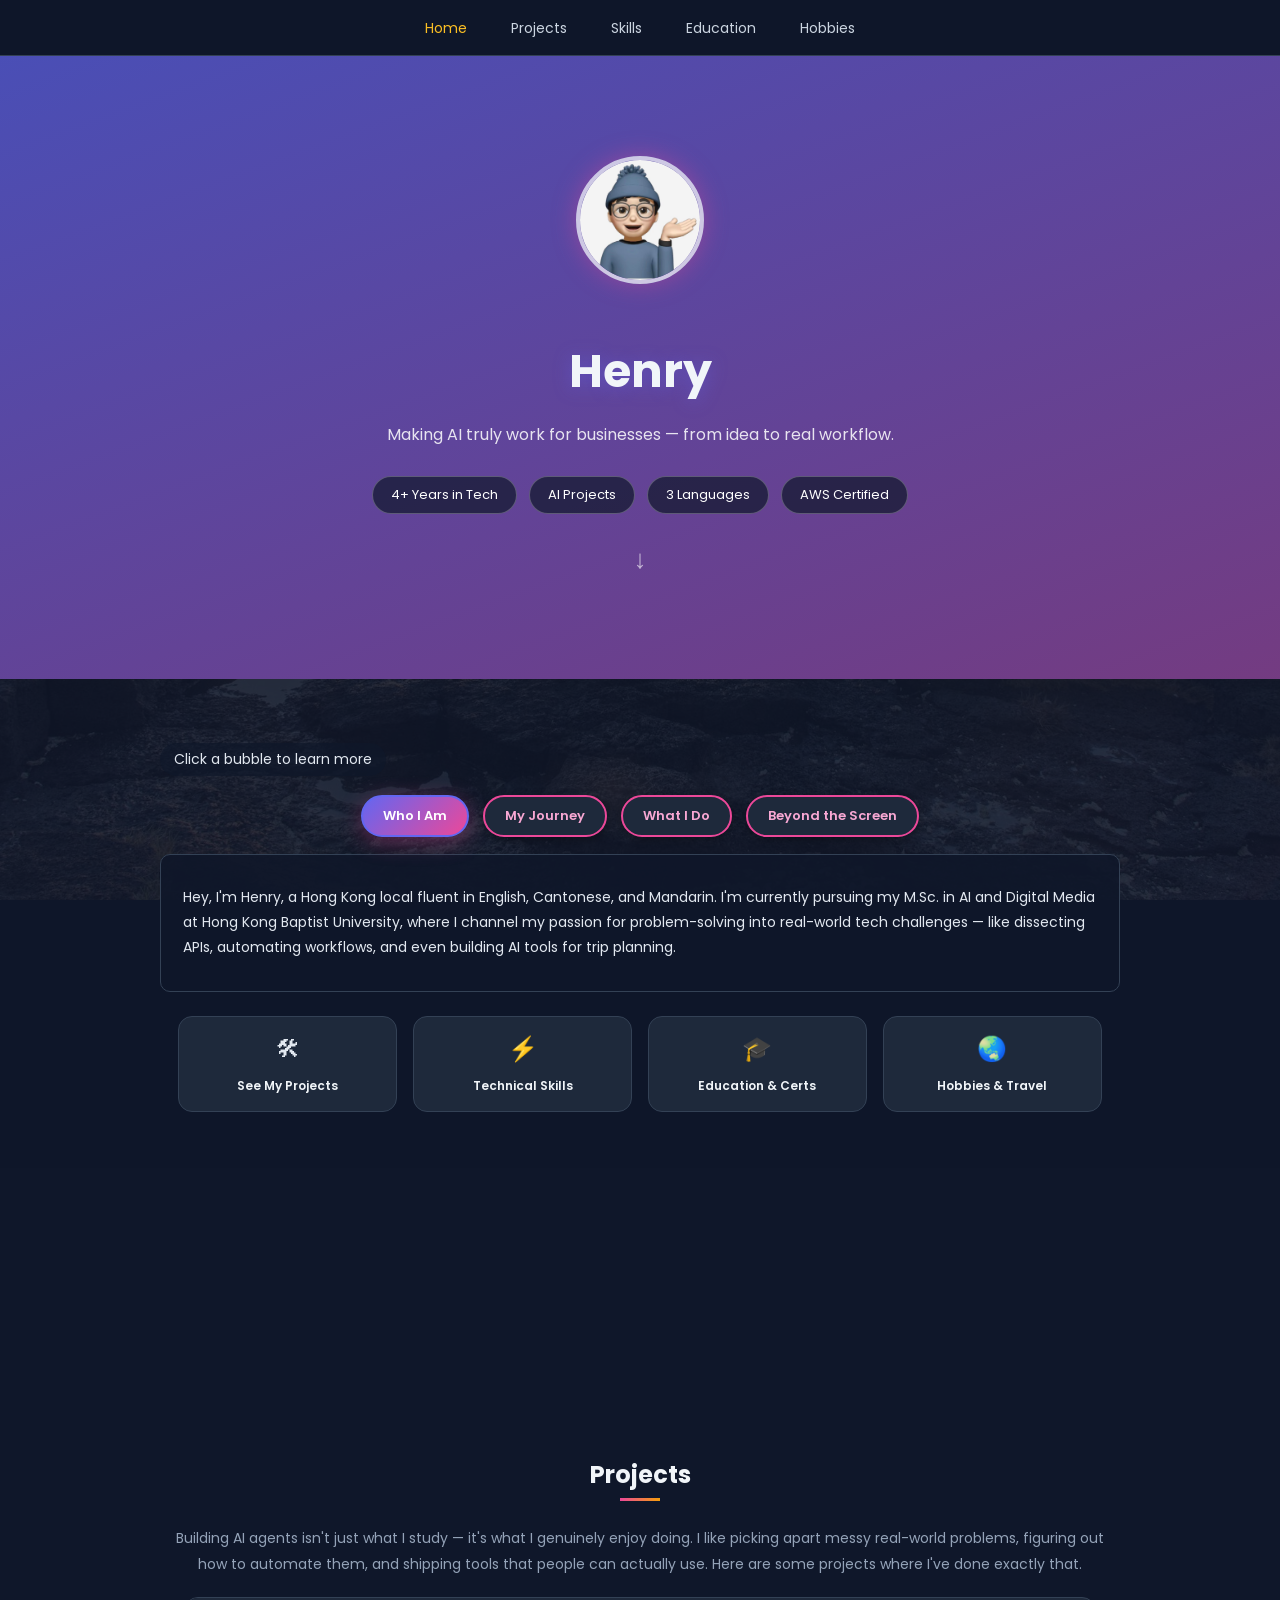
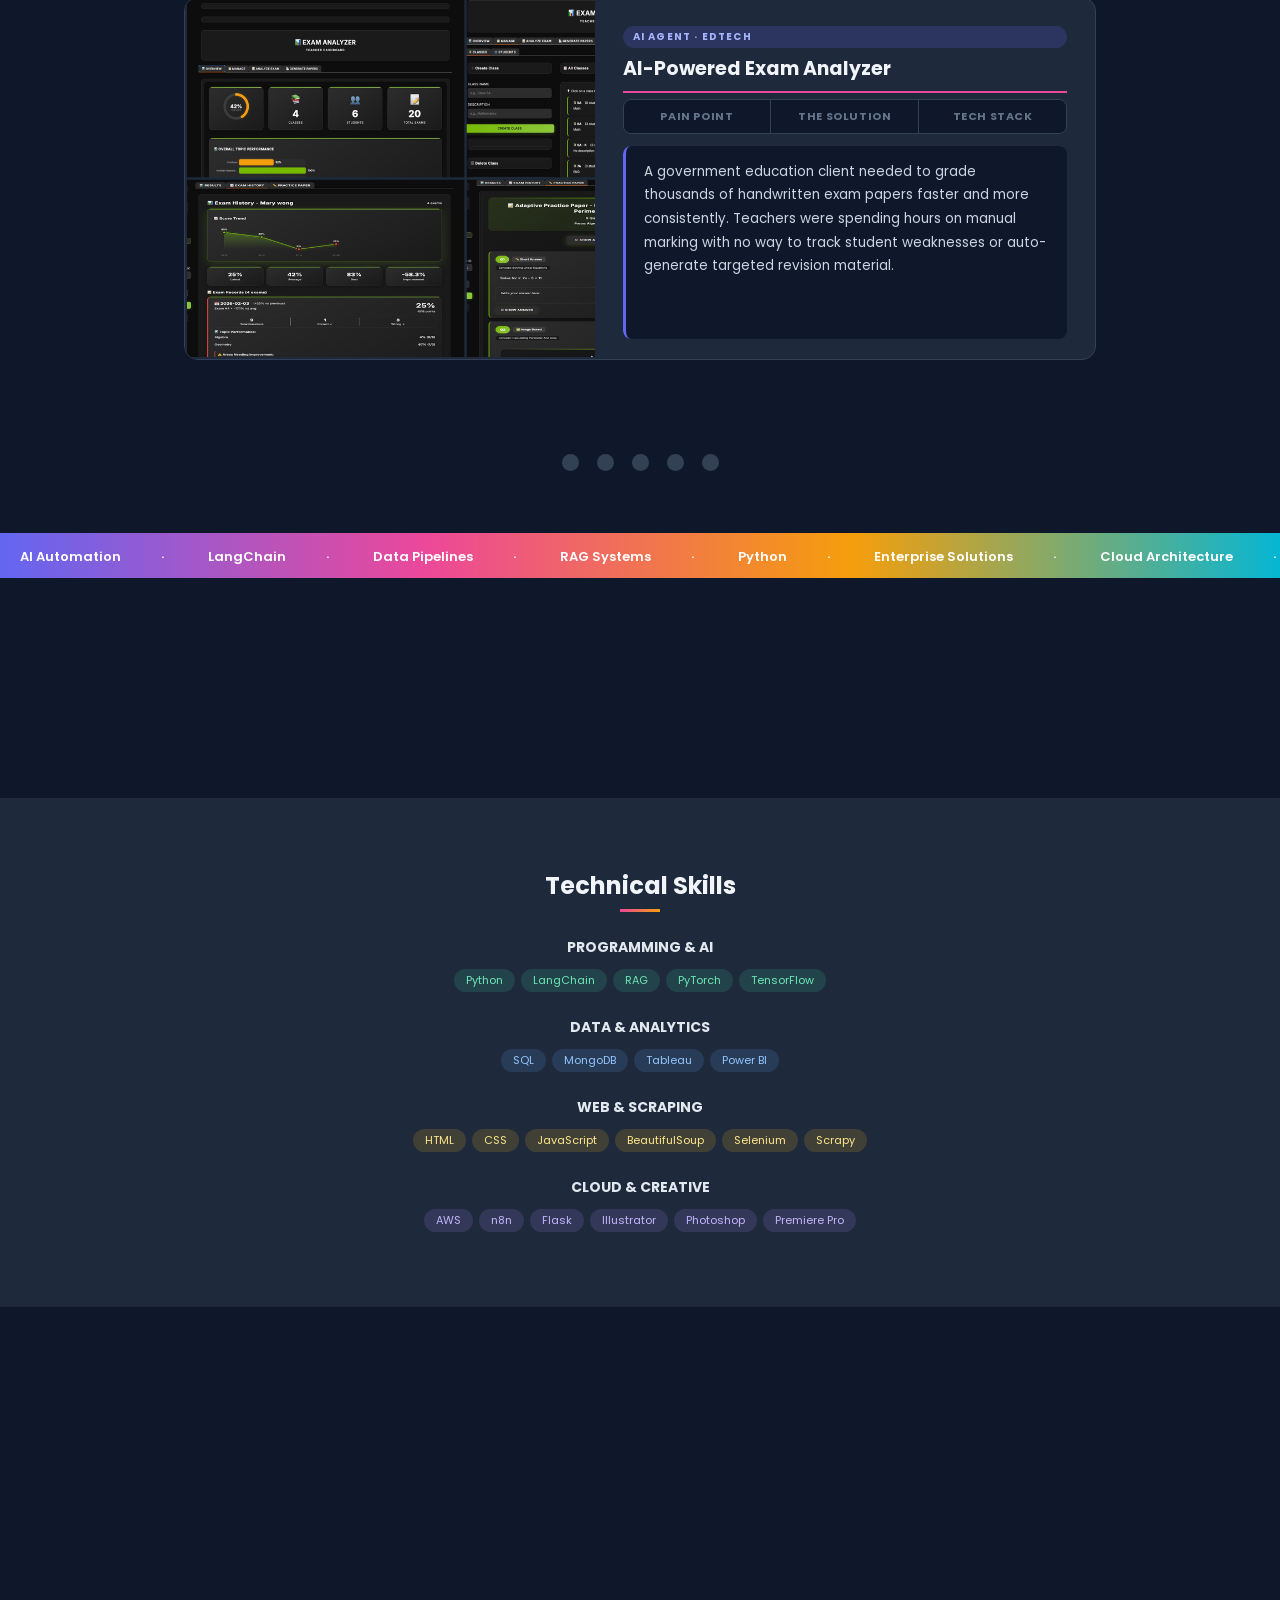
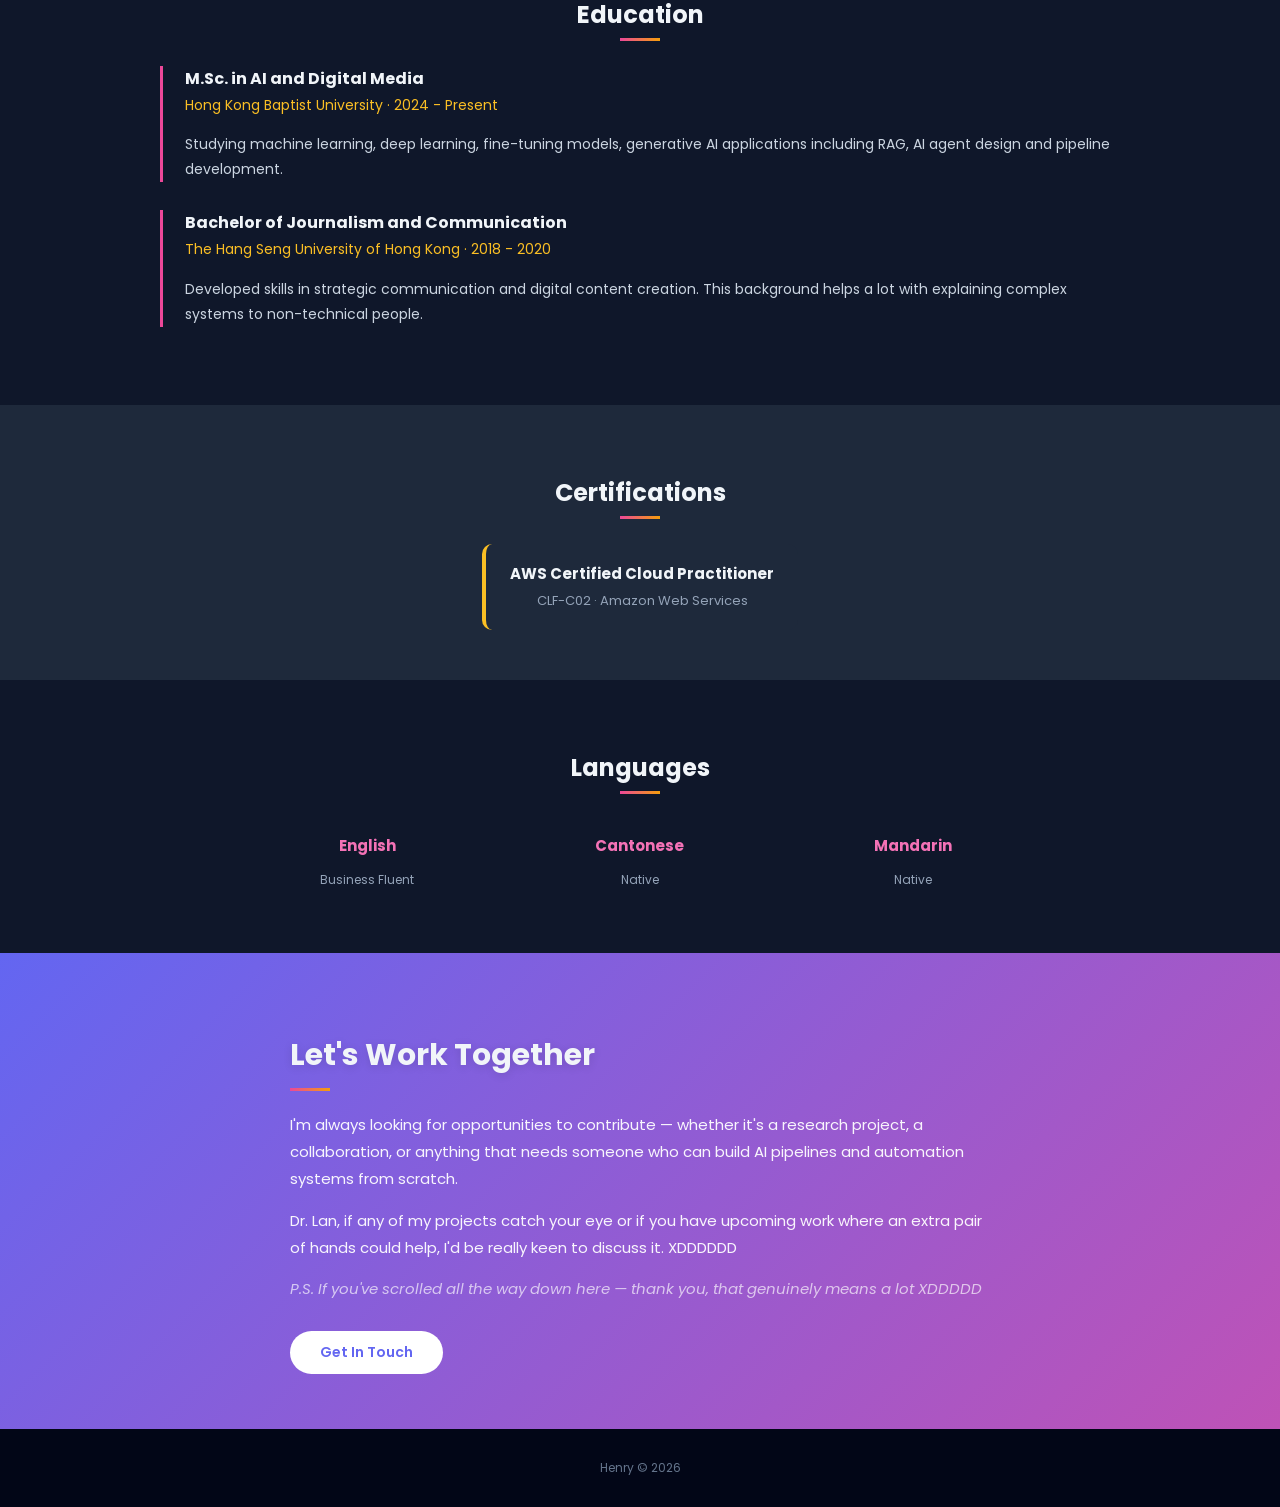
<file: index.html>
<!DOCTYPE html>
<html lang="en">
<head>
    <meta charset="UTF-8">
    <meta name="viewport" content="width=device-width, initial-scale=1.0">
    <title>Henry - Portfolio</title>
    <link rel="stylesheet" href="https://fonts.googleapis.com/css?family=Poppins:400,600">
    <link rel="stylesheet" href="style.css">
</head>
<body>

<nav class="topnav">
    <a href="#top" class="active">Home</a>
    <a href="#projects">Projects</a>
    <a href="#skills">Skills</a>
    <a href="#education">Education</a>
    <a href="hobby.html">Hobbies</a>
</nav>

<div class="hero" id="top">
    <video autoplay muted loop playsinline class="hero-video">
        <source src="https://assets.mixkit.co/videos/31534/31534-720.mp4" type="video/mp4">
    </video>
    <div class="hero-overlay">
        <img src="images/profile.png" alt="Henry" class="hero-photo slide-up">
        <h1 class="slide-up">Henry</h1>
        <p class="tagline slide-up delay-1">Making AI truly work for businesses &mdash; from idea to real workflow.</p>
        <div class="hero-stats slide-up delay-2">
            <span>4+ Years in Tech</span>
            <span>AI Projects</span>
            <span>3 Languages</span>
            <span>AWS Certified</span>
        </div>
        <div class="scroll-hint slide-up delay-2">&darr;</div>
    </div>
</div>

<div class="section about-bg" style="background-image: url('images/okinawa-ocean-hd.jpg')">
    <div class="wrap">
        <p class="about-hint">Click a bubble to learn more</p>

        <input type="radio" name="about-tab" id="tab-who" checked class="about-radio">
        <input type="radio" name="about-tab" id="tab-journey" class="about-radio">
        <input type="radio" name="about-tab" id="tab-now" class="about-radio">
        <input type="radio" name="about-tab" id="tab-travel" class="about-radio">

        <div class="about-bubbles">
            <label for="tab-who" class="about-bubble">Who I Am</label>
            <label for="tab-journey" class="about-bubble">My Journey</label>
            <label for="tab-now" class="about-bubble">What I Do</label>
            <label for="tab-travel" class="about-bubble">Beyond the Screen</label>
        </div>

        <div class="about-panels">
            <div class="about-panel" id="panel-who">
                <p>Hey, I'm Henry, a Hong Kong local fluent in English, Cantonese, and
                Mandarin. I'm currently pursuing my M.Sc. in AI and Digital Media at Hong
                Kong Baptist University, where I channel my passion for problem-solving into
                real-world tech challenges &mdash; like dissecting APIs, automating workflows,
                and even building AI tools for trip planning.</p>
            </div>
            <div class="about-panel" id="panel-journey">
                <p>I started my career in digital marketing, spending several years
                working on campaigns, data analytics, and content strategy. But somewhere
                along the way, I realised the part I enjoyed most wasn't the marketing
                itself &mdash; it was the data, the automation, and the tools behind it.</p>
                <p>That curiosity turned into a real passion. I decided to make the switch
                and committed to studying tech seriously. I taught myself Python, started
                building data pipelines and chatbots, and eventually moved into roles where
                I was developing automation tools, API integrations, and LLM-based systems
                for real businesses. It wasn't an easy transition, but it felt right.</p>
            </div>
            <div class="about-panel" id="panel-now">
                <p>Today, I focus on making AI actually work inside businesses &mdash; not just
                prototypes that look good in a demo, but real tools that fit into existing
                workflows. I have hands-on experience with multi-source data acquisition,
                API orchestration, RAG pipelines, and deploying at scale on the cloud.</p>
            </div>
            <div class="about-panel" id="panel-travel">
                <p>Travelling is one of the things that keeps me going. I love getting
                lost in a new city, trying food I can't pronounce, and just soaking in how
                different life looks somewhere else. I've explored Paris, London, Okinawa,
                and cities all across Japan &mdash; each trip gives me a fresh perspective
                and honestly, some of my best project ideas have hit me while wandering
                around a place I've never been before.</p>
            </div>
        </div>

        <div class="quick-links">
            <a href="#projects" class="quick-link">
                <span class="quick-icon">&#128736;</span>
                <span class="quick-title">See My Projects</span>
            </a>
            <a href="#skills" class="quick-link">
                <span class="quick-icon">&#9889;</span>
                <span class="quick-title">Technical Skills</span>
            </a>
            <a href="#education" class="quick-link">
                <span class="quick-icon">&#127891;</span>
                <span class="quick-title">Education &amp; Certs</span>
            </a>
            <a href="hobby.html" class="quick-link">
                <span class="quick-icon">&#127759;</span>
                <span class="quick-title">Hobbies &amp; Travel</span>
            </a>
        </div>
    </div>
</div>

<div class="parallax" style="background-image: url('images/okinawa-ocean-hd.jpg')"></div>

<div class="section" id="projects">
    <div class="wrap">
        <h2>Projects</h2>
        <div class="line"></div>
        <p style="text-align: center; margin-bottom: 20px; color: #94a3b8;">Building AI agents isn't just what I study &mdash; it's what I genuinely enjoy doing.
        I like picking apart messy real-world problems, figuring out how to automate them, and
        shipping tools that people can actually use. Here are some projects where I've done exactly that.</p>

        <input type="radio" name="proj" id="proj-1" class="slide-radio">
        <input type="radio" name="proj" id="proj-2" class="slide-radio">
        <input type="radio" name="proj" id="proj-3" class="slide-radio">
        <input type="radio" name="proj" id="proj-4" class="slide-radio">
        <input type="radio" name="proj" id="proj-5" class="slide-radio">

        <div class="slider-wrap">
            <div class="slider-track">

                <div class="slide">
                    <div class="slide-inner">
                        <img src="images/project-exam.png" class="slide-img" alt="Exam Analyzer">
                        <div class="slide-text">
                            <span class="proj-category cat-agent">AI Agent &middot; EdTech</span>
                            <h3>AI-Powered Exam Analyzer</h3>
                            <input type="radio" name="exam-part" id="exam-p1" class="part-radio">
                            <input type="radio" name="exam-part" id="exam-p2" class="part-radio">
                            <input type="radio" name="exam-part" id="exam-p3" class="part-radio">
                            <div class="part-tabs">
                                <label for="exam-p1" class="part-tab">Pain Point</label>
                                <label for="exam-p2" class="part-tab">The Solution</label>
                                <label for="exam-p3" class="part-tab">Tech Stack</label>
                            </div>
                            <div class="part-wrap">
                                <div class="part-track">
                                    <div class="part-slide"><p>A government education client needed to grade thousands of handwritten exam papers faster and more consistently. Teachers were spending hours on manual marking with no way to track student weaknesses or auto-generate targeted revision material.</p></div>
                                    <div class="part-slide"><p>Built a multi-agent pipeline using Llama 3.2 Vision for OCR on handwritten answers and NVIDIA Nemotron for reasoning-based rubric evaluation. Designed a RAG retrieval layer with ChromaDB and LangChain to power a question generator that uses K-means clustering (scikit-learn) to identify weak topics and produce personalised remedial papers automatically via a Streamlit dashboard.</p></div>
                                    <div class="part-slide"><div class="pill-list"><span class="pill">Python</span><span class="pill">Nemotron</span><span class="pill">Llama 3.2 Vision</span><span class="pill">LangChain</span><span class="pill">ChromaDB</span><span class="pill">scikit-learn</span><span class="pill">Streamlit</span></div></div>
                                </div>
                            </div>
                        </div>
                    </div>
                </div>

                <div class="slide">
                    <div class="slide-inner">
                        <img src="images/project-ads.png" class="slide-img" alt="Ad Platform">
                        <div class="slide-text">
                            <span class="proj-category cat-data">RAG Chatbot &middot; MarTech</span>
                            <h3>Ad Intelligence Platform</h3>
                            <input type="radio" name="ads-part" id="ads-p1" class="part-radio">
                            <input type="radio" name="ads-part" id="ads-p2" class="part-radio">
                            <input type="radio" name="ads-part" id="ads-p3" class="part-radio">
                            <div class="part-tabs">
                                <label for="ads-p1" class="part-tab">Pain Point</label>
                                <label for="ads-p2" class="part-tab">The Solution</label>
                                <label for="ads-p3" class="part-tab">Tech Stack</label>
                            </div>
                            <div class="part-wrap">
                                <div class="part-track">
                                    <div class="part-slide"><p>A digital marketing team was spending hours manually pulling campaign reports from Meta Ads Manager. They had no quick way to check performance, compare week-over-week metrics, or get alerted when a campaign started underperforming.</p></div>
                                    <div class="part-slide"><p>Built a Flask-based chatbot powered by Llama 3.1 that lets marketers query ad data in plain English. APScheduler fetches from Meta's Graph API on a recurring schedule, ChromaDB stores and indexes the data, and NVIDIA Reranker sharpens retrieval accuracy. Integrated n8n for workflow orchestration and a Telegram bot via python-telegram-bot for real-time alerts when KPIs cross thresholds.</p></div>
                                    <div class="part-slide"><div class="pill-list"><span class="pill">Python</span><span class="pill">Flask</span><span class="pill">Llama 3.1</span><span class="pill">ChromaDB</span><span class="pill">APScheduler</span><span class="pill">Meta Graph API</span><span class="pill">n8n</span><span class="pill">Telegram Bot</span><span class="pill">NVIDIA Reranker</span></div></div>
                                </div>
                            </div>
                        </div>
                    </div>
                </div>

                <div class="slide">
                    <div class="slide-inner">
                        <img src="images/project-travel.png" class="slide-img" alt="Travel Planner">
                        <div class="slide-text">
                            <span class="proj-category cat-app">AI Agent &middot; Travel</span>
                            <h3>AI Travel Planner</h3>
                            <input type="radio" name="travel-part" id="travel-p1" class="part-radio">
                            <input type="radio" name="travel-part" id="travel-p2" class="part-radio">
                            <input type="radio" name="travel-part" id="travel-p3" class="part-radio">
                            <div class="part-tabs">
                                <label for="travel-p1" class="part-tab">Pain Point</label>
                                <label for="travel-p2" class="part-tab">The Solution</label>
                                <label for="travel-p3" class="part-tab">Tech Stack</label>
                            </div>
                            <div class="part-wrap">
                                <div class="part-track">
                                    <div class="part-slide"><p>Travellers planning multi-city trips had to juggle transport schedules, weather forecasts, cultural events, and personal preferences across dozens of tabs &mdash; an overwhelming and error-prone process with no unified tool to bring it all together.</p></div>
                                    <div class="part-slide"><p>Built a Streamlit-based AI planner with a LangChain ReAct agent and OpenAI GPT-4o that auto-pulls real-time data from Google Maps API, OpenWeatherMap, and Skyscanner. BeautifulSoup scrapes local blogs for hidden tips. A ChromaDB-backed RAG workflow stores user preferences and refines itineraries through multi-turn chat. Born from my own love of travel.</p></div>
                                    <div class="part-slide"><div class="pill-list"><span class="pill">Python</span><span class="pill">LangChain ReAct</span><span class="pill">GPT-4o</span><span class="pill">Google Maps API</span><span class="pill">OpenWeatherMap</span><span class="pill">ChromaDB</span><span class="pill">Streamlit</span><span class="pill">BeautifulSoup</span></div></div>
                                </div>
                            </div>
                        </div>
                    </div>
                </div>

                <div class="slide">
                    <div class="slide-inner">
                        <img src="images/project-market.png" class="slide-img" alt="Market Engine">
                        <div class="slide-text">
                            <span class="proj-category cat-pipeline">Data Pipeline &middot; Analytics</span>
                            <h3>Market Intelligence Engine</h3>
                            <input type="radio" name="market-part" id="market-p1" class="part-radio">
                            <input type="radio" name="market-part" id="market-p2" class="part-radio">
                            <input type="radio" name="market-part" id="market-p3" class="part-radio">
                            <div class="part-tabs">
                                <label for="market-p1" class="part-tab">Pain Point</label>
                                <label for="market-p2" class="part-tab">The Solution</label>
                                <label for="market-p3" class="part-tab">Tech Stack</label>
                            </div>
                            <div class="part-wrap">
                                <div class="part-track">
                                    <div class="part-slide"><p>A product team needed to track fast-moving consumer trends across social media, forums, and news &mdash; but manually monitoring dozens of sources produced unstructured noise that was impossible to act on in time.</p></div>
                                    <div class="part-slide"><p>Built a parallel monitoring engine using Python asyncio and ThreadPool to fetch from 7 sources including Reddit (PRAW), Google Trends (pytrends), and news RSS feeds. An LLM-based NER pipeline (spaCy + GPT-4o) extracts entities, FAISS handles semantic deduplication via cosine similarity, and a custom TF-IDF ranking algorithm surfaces actionable insights into a Streamlit dashboard with scheduled Slack/email digests.</p></div>
                                    <div class="part-slide"><div class="pill-list"><span class="pill">Python</span><span class="pill">asyncio</span><span class="pill">PRAW (Reddit)</span><span class="pill">pytrends</span><span class="pill">spaCy</span><span class="pill">GPT-4o</span><span class="pill">FAISS</span><span class="pill">Streamlit</span><span class="pill">Slack API</span></div></div>
                                </div>
                            </div>
                        </div>
                    </div>
                </div>

                <div class="slide">
                    <div class="slide-inner">
                        <img src="images/project-handwriting.png" class="slide-img" alt="Handwriting Analyzer">
                        <div class="slide-text">
                            <span class="proj-category cat-agent">AI Agent &middot; EdTech</span>
                            <h3>Chinese Handwriting Analyzer</h3>
                            <input type="radio" name="hw-part" id="hw-p1" class="part-radio">
                            <input type="radio" name="hw-part" id="hw-p2" class="part-radio">
                            <input type="radio" name="hw-part" id="hw-p3" class="part-radio">
                            <div class="part-tabs">
                                <label for="hw-p1" class="part-tab">Pain Point</label>
                                <label for="hw-p2" class="part-tab">The Solution</label>
                                <label for="hw-p3" class="part-tab">Tech Stack</label>
                            </div>
                            <div class="part-wrap">
                                <div class="part-track">
                                    <div class="part-slide"><p>Teachers grading Traditional Chinese handwritten compositions spend hours identifying character errors manually. Existing OCR tools struggle with shape-similar characters (e.g. &#26410;/&#26411;, &#24049;/&#24050;/&#24051;) and provide inconsistent results across runs &mdash; making them unreliable for formal grading.</p></div>
                                    <div class="part-slide"><p>Built an end-to-end pipeline using PaddleOCR v5 with OpenCV preprocessing for layout detection and character recognition (93.29% accuracy). Fine-tuned a ResNet34 CNN with Center Loss on 79,760 synthetic images as a second-pass visual verifier for shape-similar characters (81.6% accuracy). Integrated GPT-4.1 API for context-aware spelling correction with batched validation, cutting API calls by 80% and RAM from ~553 MB to ~192 MB. Deterministic grading via temperature=0 ensures reproducible results. Generates PDF reports with teacher feedback.</p></div>
                                    <div class="part-slide"><div class="pill-list"><span class="pill">Python</span><span class="pill">PaddleOCR v5</span><span class="pill">PyTorch</span><span class="pill">ResNet34</span><span class="pill">OpenCV</span><span class="pill">GPT-4.1</span><span class="pill">Streamlit</span><span class="pill">FastAPI</span><span class="pill">ReportLab</span></div></div>
                                </div>
                            </div>
                        </div>
                    </div>
                </div>

            </div>
        </div>

        <div class="slider-dots">
            <label for="proj-1" class="dot"></label>
            <label for="proj-2" class="dot"></label>
            <label for="proj-3" class="dot"></label>
            <label for="proj-4" class="dot"></label>
            <label for="proj-5" class="dot"></label>
        </div>
    </div>
</div>

<div class="marquee">
    <div class="marquee-track">
        <span>AI Automation</span><span>&middot;</span>
        <span>LangChain</span><span>&middot;</span>
        <span>Data Pipelines</span><span>&middot;</span>
        <span>RAG Systems</span><span>&middot;</span>
        <span>Python</span><span>&middot;</span>
        <span>Enterprise Solutions</span><span>&middot;</span>
        <span>Cloud Architecture</span><span>&middot;</span>
        <span>AI Automation</span><span>&middot;</span>
        <span>LangChain</span><span>&middot;</span>
        <span>Data Pipelines</span><span>&middot;</span>
        <span>RAG Systems</span><span>&middot;</span>
        <span>Python</span><span>&middot;</span>
        <span>Enterprise Solutions</span><span>&middot;</span>
        <span>Cloud Architecture</span><span>&middot;</span>
    </div>
</div>

<div class="parallax" style="background-image: url('images/japan-garden-hd.jpg')"></div>

<div class="section section-dark" id="skills">
    <div class="wrap">
        <h2>Technical Skills</h2>
        <div class="line"></div>
        <div class="skill-group">
            <h3>Programming & AI</h3>
            <span class="pill green">Python</span>
            <span class="pill green">LangChain</span>
            <span class="pill green">RAG</span>
            <span class="pill green">PyTorch</span>
            <span class="pill green">TensorFlow</span>
        </div>
        <div class="skill-group">
            <h3>Data & Analytics</h3>
            <span class="pill blue">SQL</span>
            <span class="pill blue">MongoDB</span>
            <span class="pill blue">Tableau</span>
            <span class="pill blue">Power BI</span>
        </div>
        <div class="skill-group">
            <h3>Web & Scraping</h3>
            <span class="pill amber">HTML</span>
            <span class="pill amber">CSS</span>
            <span class="pill amber">JavaScript</span>
            <span class="pill amber">BeautifulSoup</span>
            <span class="pill amber">Selenium</span>
            <span class="pill amber">Scrapy</span>
        </div>
        <div class="skill-group">
            <h3>Cloud & Creative</h3>
            <span class="pill purple">AWS</span>
            <span class="pill purple">n8n</span>
            <span class="pill purple">Flask</span>
            <span class="pill purple">Illustrator</span>
            <span class="pill purple">Photoshop</span>
            <span class="pill purple">Premiere Pro</span>
        </div>
    </div>
</div>

<div class="parallax" style="background-image: url('images/tower-bridge-hd.jpg')"></div>

<div class="section" id="education">
    <div class="wrap">
        <h2>Education</h2>
        <div class="line"></div>
        <div class="timeline-item">
            <h3>M.Sc. in AI and Digital Media</h3>
            <p class="time">Hong Kong Baptist University &middot; 2024 - Present</p>
            <p>Studying machine learning, deep learning, fine-tuning models, generative AI
            applications including RAG, AI agent design and pipeline development.</p>
        </div>
        <div class="timeline-item">
            <h3>Bachelor of Journalism and Communication</h3>
            <p class="time">The Hang Seng University of Hong Kong &middot; 2018 - 2020</p>
            <p>Developed skills in strategic communication and digital content creation. This
            background helps a lot with explaining complex systems to non-technical people.</p>
        </div>
    </div>
</div>

<div class="section section-dark">
    <div class="wrap">
        <h2>Certifications</h2>
        <div class="line"></div>
        <div style="text-align: center">
            <div class="cert-card">
                <h3>AWS Certified Cloud Practitioner</h3>
                <p>CLF-C02 &middot; Amazon Web Services</p>
            </div>
        </div>
    </div>
</div>

<div class="section">
    <div class="wrap">
        <h2>Languages</h2>
        <div class="line"></div>
        <div class="lang-row">
            <div class="lang-item">
                <h3>English</h3>
                <p>Business Fluent</p>
            </div>
            <div class="lang-item">
                <h3>Cantonese</h3>
                <p>Native</p>
            </div>
            <div class="lang-item">
                <h3>Mandarin</h3>
                <p>Native</p>
            </div>
        </div>
    </div>
</div>

<div class="contact-section">
    <div class="contact-inner">
        <h2>Let's Work Together</h2>
        <div class="line"></div>
        <p>I'm always looking for opportunities to contribute &mdash; whether it's a research
        project, a collaboration, or anything that needs someone who can build AI pipelines
        and automation systems from scratch.</p>
        <p>Dr. Lan, if any of my projects catch your eye or if you have upcoming work
        where an extra pair of hands could help, I'd be really keen to discuss it. XDDDDDD</p>
        <p class="thanks-note">P.S. If you've scrolled all the way down here &mdash; thank you, that genuinely means a lot XDDDDD</p>
        <a href="mailto:24491829@life.hkbu.edu.hk" class="cta-btn">Get In Touch</a>
    </div>
</div>

<footer class="footer">
    <p>Henry &copy; 2026</p>
</footer>

</body>
</html>
</file>
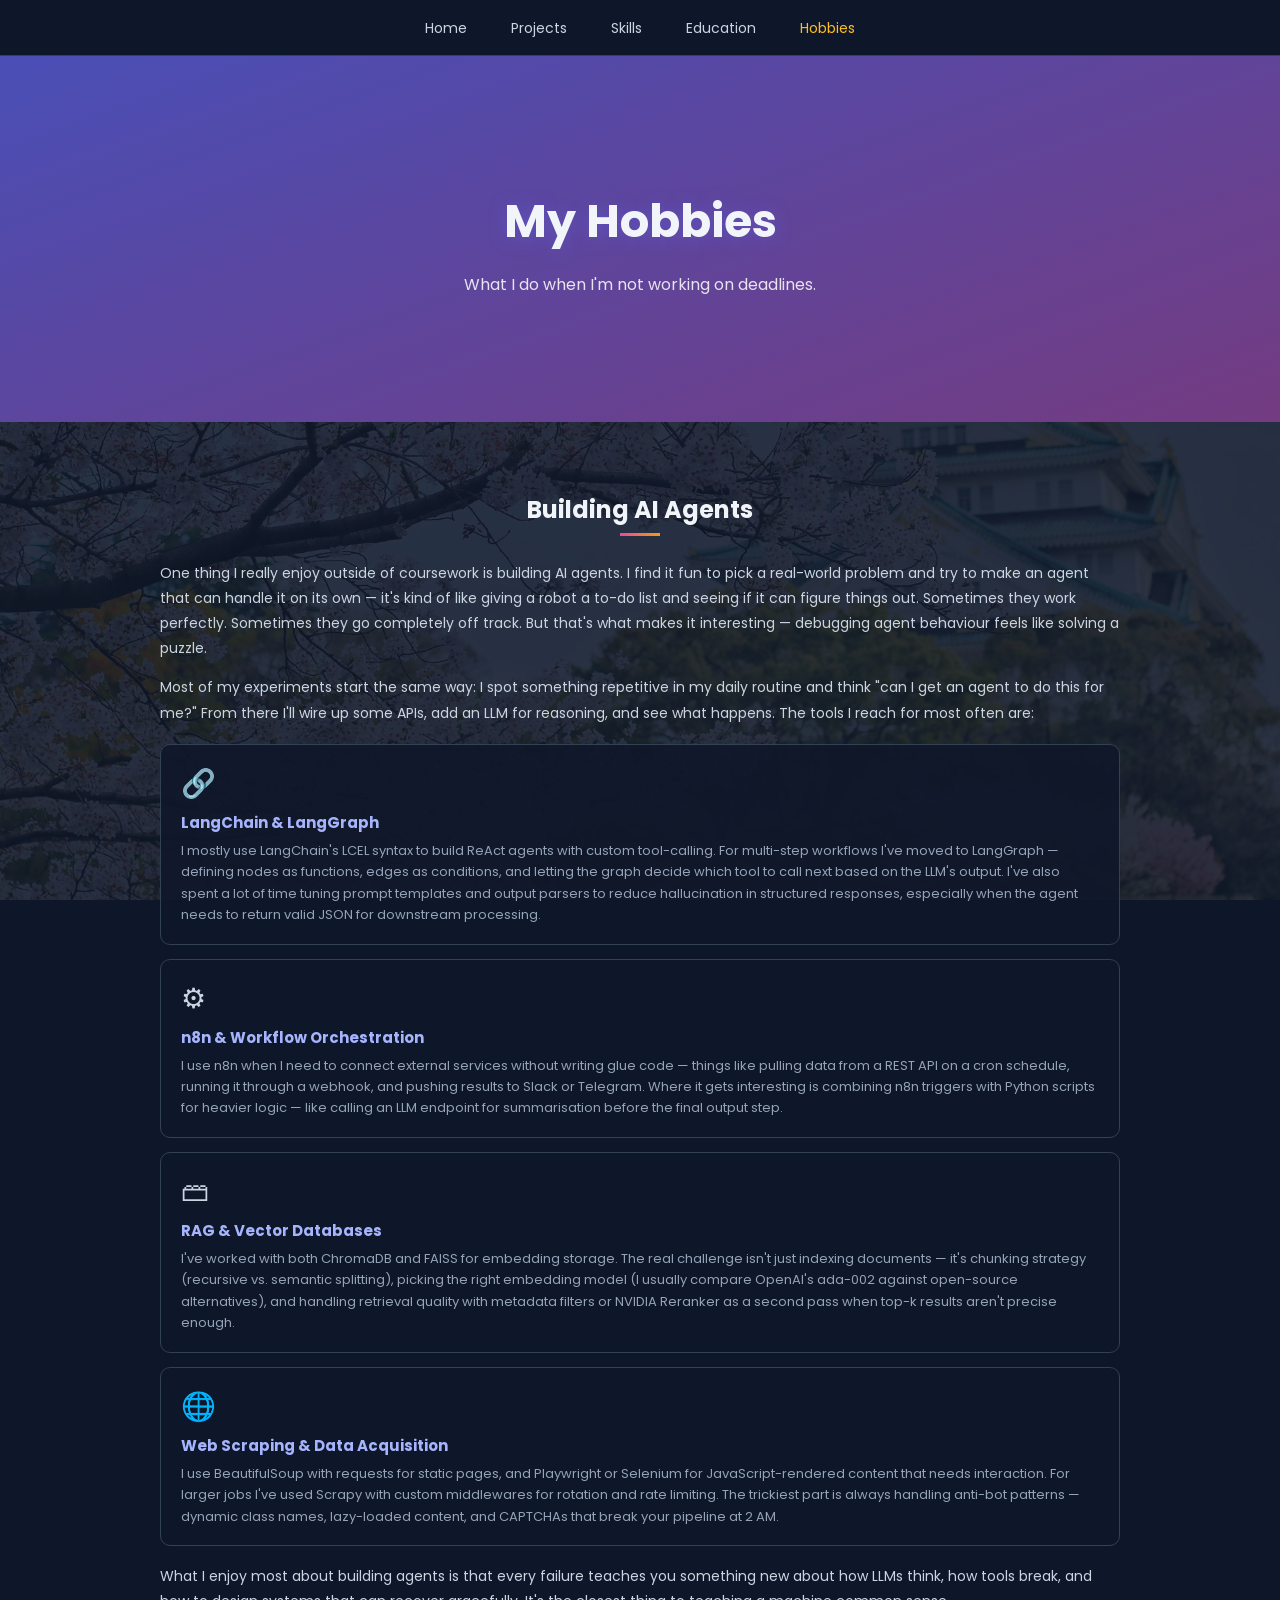
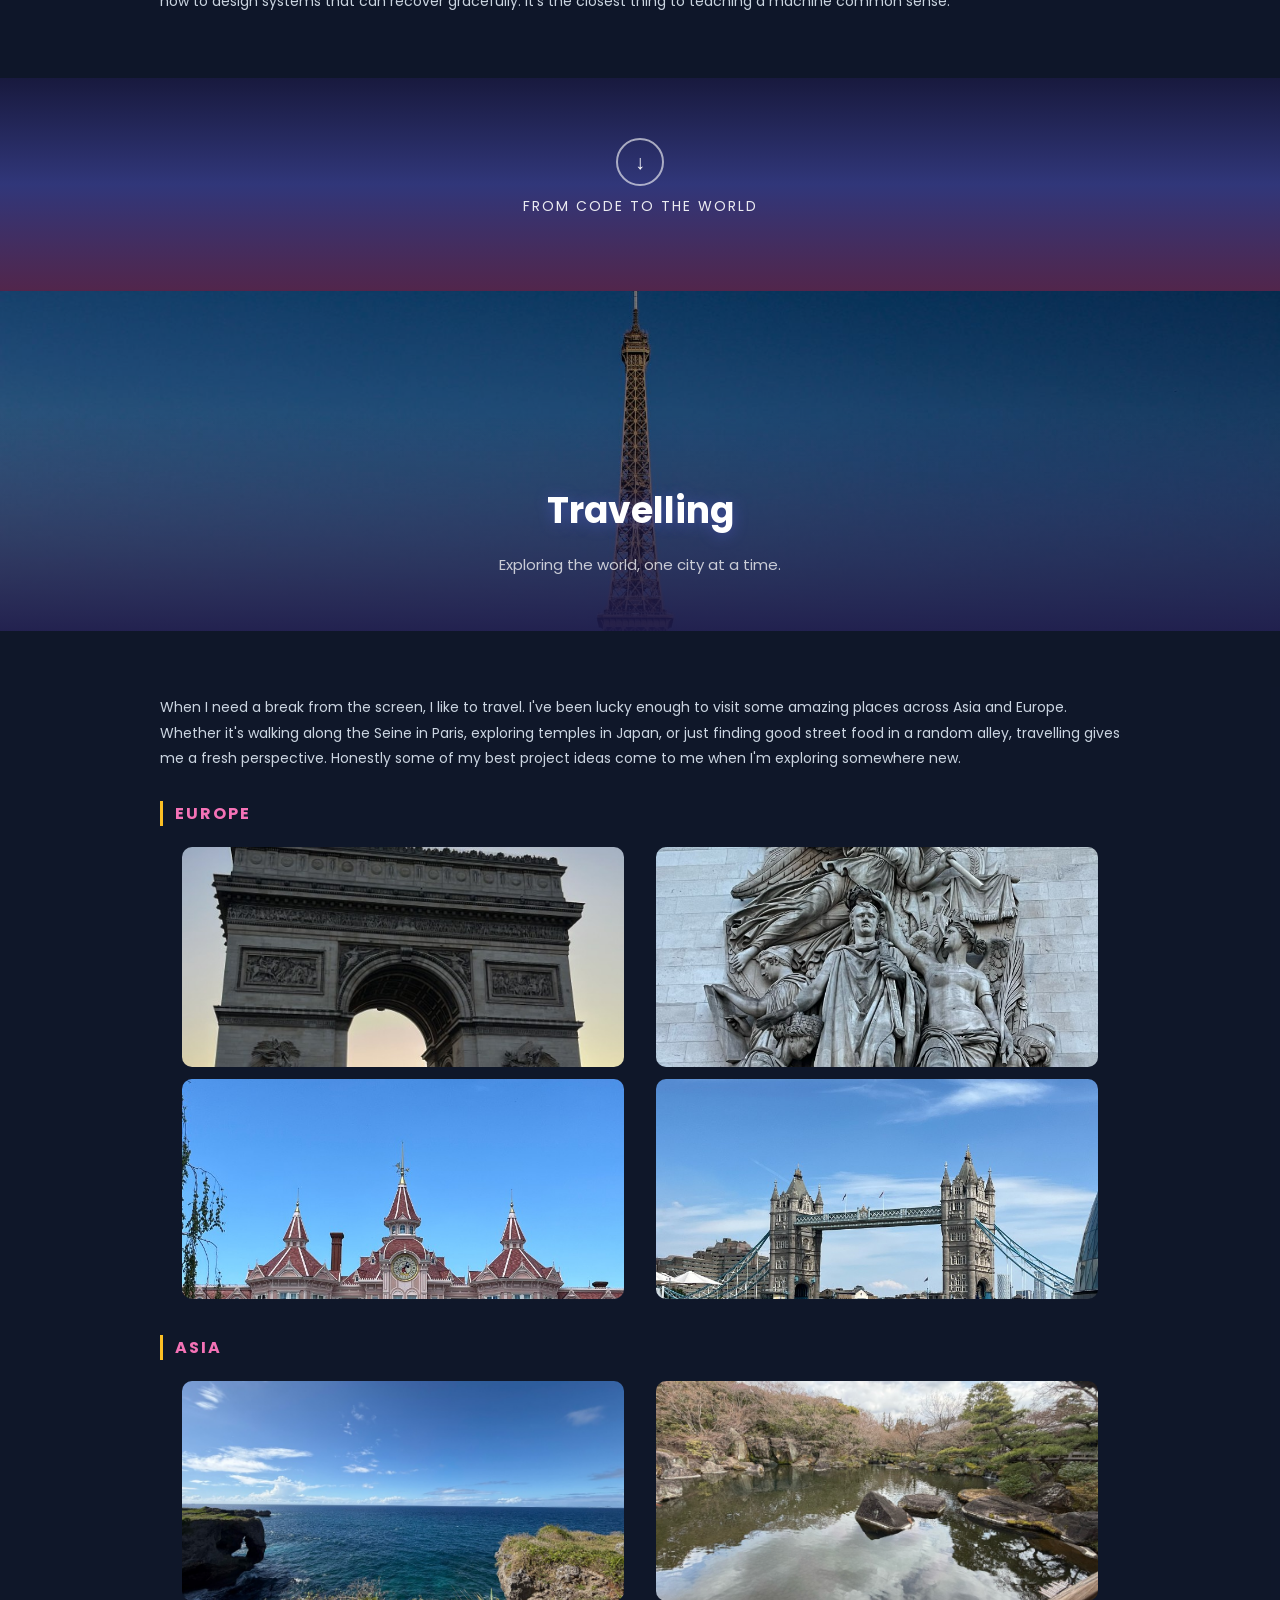
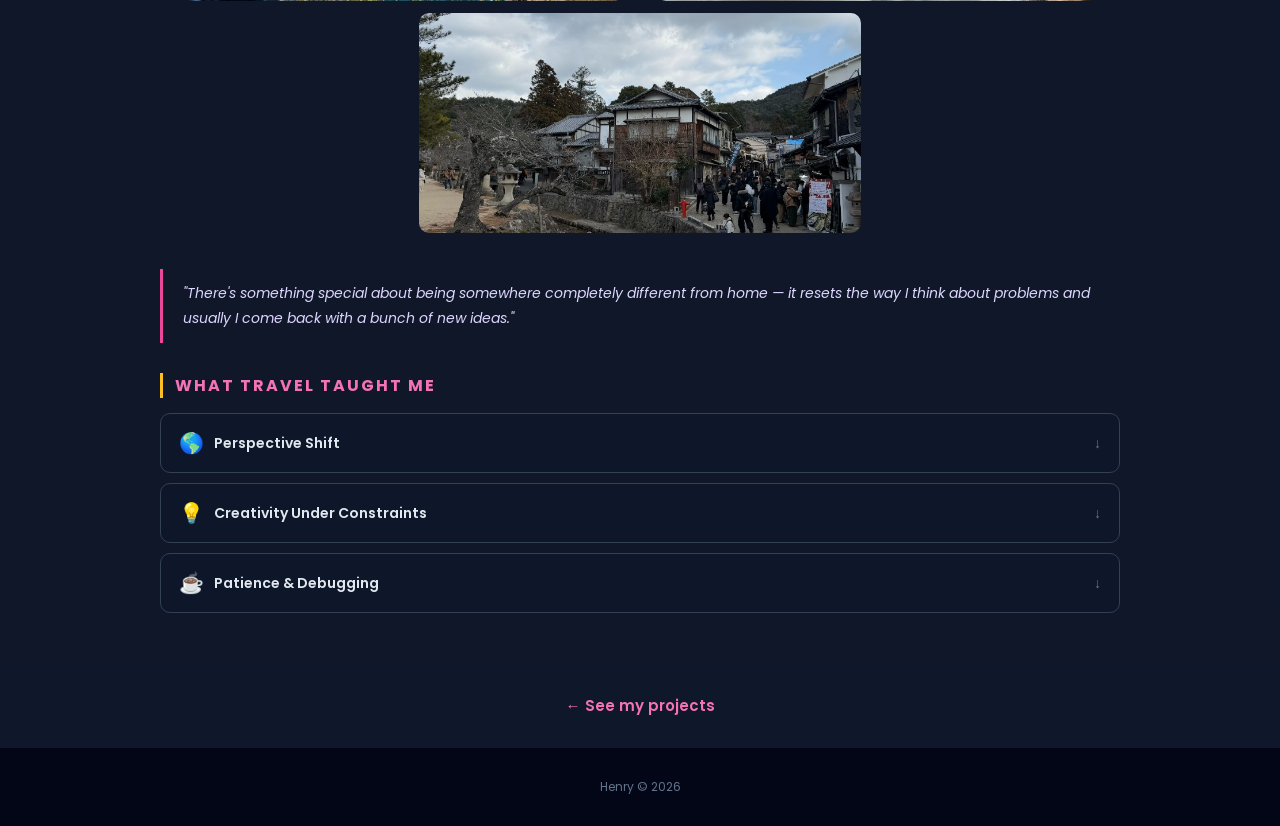
<file: hobby.html>
<!DOCTYPE html>
<html lang="en">
<head>
    <meta charset="UTF-8">
    <meta name="viewport" content="width=device-width, initial-scale=1.0">
    <title>Henry - Hobbies</title>
    <link rel="stylesheet" href="https://fonts.googleapis.com/css?family=Poppins:400,600">
    <link rel="stylesheet" href="style.css">
</head>
<body>

<nav class="topnav">
    <a href="index.html">Home</a>
    <a href="index.html#projects">Projects</a>
    <a href="index.html#skills">Skills</a>
    <a href="index.html#education">Education</a>
    <a href="hobby.html" class="active">Hobbies</a>
</nav>

<div class="hero" id="top">
    <video autoplay muted loop playsinline class="hero-video">
        <source src="https://assets.mixkit.co/videos/4394/4394-720.mp4" type="video/mp4">
    </video>
    <div class="hero-overlay">
        <h1 class="slide-up">My Hobbies</h1>
        <p class="tagline slide-up delay-1">What I do when I'm not working on deadlines.</p>
    </div>
</div>

<div class="section about-bg" id="agents" style="background-image: url('images/japan-garden-hd.jpg')">
    <div class="wrap">
        <h2>Building AI Agents</h2>
        <div class="line"></div>
        <p>One thing I really enjoy outside of coursework is building AI agents. I find it
        fun to pick a real-world problem and try to make an agent that can handle it on
        its own &mdash; it's kind of like giving a robot a to-do list and seeing if it can figure
        things out. Sometimes they work perfectly. Sometimes they go completely off track.
        But that's what makes it interesting &mdash; debugging agent behaviour feels like
        solving a puzzle.</p>

        <p>Most of my experiments start the same way: I spot something repetitive in my
        daily routine and think "can I get an agent to do this for me?" From there I'll
        wire up some APIs, add an LLM for reasoning, and see what happens. The tools I
        reach for most often are:</p>

        <div class="tool-grid">
            <div class="tool-card">
                <span class="tool-icon">&#128279;</span>
                <h3>LangChain &amp; LangGraph</h3>
                <p>I mostly use LangChain's LCEL syntax to build ReAct agents with custom
                tool-calling. For multi-step workflows I've moved to LangGraph &mdash; defining
                nodes as functions, edges as conditions, and letting the graph decide which
                tool to call next based on the LLM's output. I've also spent a lot of time
                tuning prompt templates and output parsers to reduce hallucination in
                structured responses, especially when the agent needs to return valid JSON
                for downstream processing.</p>
            </div>
            <div class="tool-card">
                <span class="tool-icon">&#9881;</span>
                <h3>n8n &amp; Workflow Orchestration</h3>
                <p>I use n8n when I need to connect external services without writing glue
                code &mdash; things like pulling data from a REST API on a cron schedule, running
                it through a webhook, and pushing results to Slack or Telegram. Where it
                gets interesting is combining n8n triggers with Python scripts for heavier
                logic &mdash; like calling an LLM endpoint for summarisation before the final
                output step.</p>
            </div>
            <div class="tool-card">
                <span class="tool-icon">&#128451;</span>
                <h3>RAG &amp; Vector Databases</h3>
                <p>I've worked with both ChromaDB and FAISS for embedding storage. The real
                challenge isn't just indexing documents &mdash; it's chunking strategy (recursive
                vs. semantic splitting), picking the right embedding model (I usually compare
                OpenAI's ada-002 against open-source alternatives), and handling retrieval
                quality with metadata filters or NVIDIA Reranker as a second pass when top-k
                results aren't precise enough.</p>
            </div>
            <div class="tool-card">
                <span class="tool-icon">&#127760;</span>
                <h3>Web Scraping &amp; Data Acquisition</h3>
                <p>I use BeautifulSoup with requests for static pages, and Playwright or
                Selenium for JavaScript-rendered content that needs interaction. For larger
                jobs I've used Scrapy with custom middlewares for rotation and rate limiting.
                The trickiest part is always handling anti-bot patterns &mdash; dynamic class
                names, lazy-loaded content, and CAPTCHAs that break your pipeline at 2 AM.</p>
            </div>
        </div>

        <p>What I enjoy most about building agents is that every failure teaches you
        something new about how LLMs think, how tools break, and how to design
        systems that can recover gracefully. It's the closest thing to teaching a
        machine common sense.</p>
    </div>
</div>

<div class="hobby-divider" style="background-image: url('images/japan-garden-hd.jpg')">
    <div class="hobby-divider-overlay">
        <span class="hobby-divider-icon">&darr;</span>
        <p>From code to the world</p>
    </div>
</div>

<div class="travel-banner" id="travel">
    <img src="images/paris-eiffel-hd.jpg" alt="Eiffel Tower, Paris">
    <div class="travel-banner-text">
        <h2>Travelling</h2>
        <p>Exploring the world, one city at a time.</p>
    </div>
</div>

<div class="section section-dark about-bg" style="background-image: url('images/tower-bridge-hd.jpg')">
    <div class="wrap">
        <p>When I need a break from the screen, I like to travel. I've been lucky enough to
        visit some amazing places across Asia and Europe. Whether it's walking along the Seine
        in Paris, exploring temples in Japan, or just finding good street food in a random
        alley, travelling gives me a fresh perspective. Honestly some of my best project ideas
        come to me when I'm exploring somewhere new.</p>

        <h3 class="dest-title">Europe</h3>
        <div class="dest-grid">
            <div class="dest-card">
                <img src="images/paris-arc.png" alt="Arc de Triomphe, Paris">
                <div class="dest-overlay">
                    <span class="dest-label">Arc de Triomphe</span>
                    <span class="dest-location">Paris, France</span>
                    <span class="dest-info">Standing at the top and looking down the
                    Champs-&Eacute;lys&eacute;es at sunset was one of those moments
                    I'll never forget.</span>
                </div>
            </div>
            <div class="dest-card">
                <img src="images/paris-sculpture.png" alt="Arc de Triomphe sculpture">
                <div class="dest-overlay">
                    <span class="dest-label">Le Triomphe</span>
                    <span class="dest-location">Paris, France</span>
                    <span class="dest-info">The level of detail carved into this sculpture
                    is insane &mdash; every figure tells part of a story about French history.</span>
                </div>
            </div>
            <div class="dest-card">
                <img src="images/paris-disney.png" alt="Disneyland Paris">
                <div class="dest-overlay">
                    <span class="dest-label">Disneyland</span>
                    <span class="dest-location">Paris, France</span>
                    <span class="dest-info">Yes, I'm an adult who loves Disneyland. The
                    parade at night with all the lights was absolutely magical.</span>
                </div>
            </div>
            <div class="dest-card">
                <img src="images/london-bridge.png" alt="Tower Bridge, London">
                <div class="dest-overlay">
                    <span class="dest-label">Tower Bridge</span>
                    <span class="dest-location">London, UK</span>
                    <span class="dest-info">Walked across this bridge at dawn with barely
                    anyone around. London in the early morning hits different.</span>
                </div>
            </div>
        </div>

        <h3 class="dest-title">Asia</h3>
        <div class="dest-grid">
            <div class="dest-card">
                <img src="images/okinawa-ocean.png" alt="Okinawa coastline">
                <div class="dest-overlay">
                    <span class="dest-label">Cape Manzamo</span>
                    <span class="dest-location">Okinawa, Japan</span>
                    <span class="dest-info">The water here is unbelievably clear. I spent
                    an entire afternoon just sitting on the cliff watching the waves.</span>
                </div>
            </div>
            <div class="dest-card">
                <img src="images/japan-garden.png" alt="Japanese garden">
                <div class="dest-overlay">
                    <span class="dest-label">Traditional Garden</span>
                    <span class="dest-location">Kobe, Japan</span>
                    <span class="dest-info">There's a quietness to Japanese gardens that
                    forces you to slow down. Best place to think clearly.</span>
                </div>
            </div>
            <div class="dest-card">
                <img src="images/japan-street.png" alt="Traditional Japanese village">
                <div class="dest-overlay">
                    <span class="dest-label">Ise Old Town</span>
                    <span class="dest-location">Mie, Japan</span>
                    <span class="dest-info">Walking through streets that haven't changed in
                    centuries. The mochi here was the best I've ever had.</span>
                </div>
            </div>
        </div>

        <div class="travel-quote">
            <p>"There's something special about being somewhere completely different from home &mdash;
            it resets the way I think about problems and usually I come back with a bunch of
            new ideas."</p>
        </div>

        <h3 class="dest-title">What Travel Taught Me</h3>
        <div class="travel-lessons">
            <div class="lesson-card">
                <input type="checkbox" id="lesson-1" class="lesson-toggle">
                <label for="lesson-1" class="lesson-header">
                    <span class="lesson-icon">&#127758;</span>
                    <span>Perspective Shift</span>
                    <span class="lesson-arrow">&darr;</span>
                </label>
                <div class="lesson-body">
                    <p>Seeing how different cultures solve everyday problems &mdash; from Tokyo's train system
                    to London's public signage &mdash; changed how I approach UX and system design. Simple
                    solutions that just work are always the hardest to build.</p>
                </div>
            </div>
            <div class="lesson-card">
                <input type="checkbox" id="lesson-2" class="lesson-toggle">
                <label for="lesson-2" class="lesson-header">
                    <span class="lesson-icon">&#128161;</span>
                    <span>Creativity Under Constraints</span>
                    <span class="lesson-arrow">&darr;</span>
                </label>
                <div class="lesson-body">
                    <p>Navigating a city where I don't speak the language forced me to think creatively.
                    That same resourcefulness carries into coding &mdash; when the obvious solution won't
                    work, I've learned to look at the problem from a completely different angle.</p>
                </div>
            </div>
            <div class="lesson-card">
                <input type="checkbox" id="lesson-3" class="lesson-toggle">
                <label for="lesson-3" class="lesson-header">
                    <span class="lesson-icon">&#9749;</span>
                    <span>Patience &amp; Debugging</span>
                    <span class="lesson-arrow">&darr;</span>
                </label>
                <div class="lesson-body">
                    <p>Getting lost in Osaka at midnight with a dead phone taught me patience like no
                    production bug ever could. Travel and debugging share the same truth: stay calm,
                    break the problem into smaller pieces, and keep moving forward.</p>
                </div>
            </div>
        </div>
    </div>
</div>

<div class="back-link">
    <a href="index.html#projects">&#8592; See my projects</a>
</div>

<footer class="footer">
    <p>Henry &copy; 2026</p>
</footer>

</body>
</html>
</file>
<file: style.css>
/* dark theme portfolio */
html {
    scroll-behavior: smooth;
}

body {
    font-family: 'Poppins', sans-serif;
    margin: 0;
    background-color: #0f172a;
    color: #cbd5e1;
}

h1, h2, h3 {
    color: #f1f5f9;
}

a {
    color: #f472b6;
}

@keyframes fadeInUp {
    from { opacity: 0; transform: translateY(20px); }
    to { opacity: 1; transform: translateY(0); }
}

@keyframes gradient-shift {
    0% { background-position: 0% 50%; }
    50% { background-position: 100% 50%; }
    100% { background-position: 0% 50%; }
}

/* sticky nav */
.topnav {
    position: sticky;
    top: 0;
    background: rgba(15,23,42,0.95);
    text-align: center;
    padding: 15px 0;
    z-index: 10;
    border-bottom: 1px solid #334155;
}

.topnav a {
    color: #cbd5e1;
    text-decoration: none;
    padding: 10px 20px;
    font-size: 14px;
    transition: 0.3s;
}

.topnav a:hover {
    color: #f472b6;
}

.topnav a.active {
    color: #fbbf24;
}

.hero {
    position: relative;
    overflow: hidden;
}

.hero-video {
    position: absolute;
    top: 0;
    left: 0;
    width: 100%;
    height: 100%;
    object-fit: cover;
}

.hero-overlay {
    position: relative;
    background: linear-gradient(160deg, rgba(99,102,241,0.7), rgba(236,72,153,0.55), rgba(245,158,11,0.4));
    background-size: 300% 300%;
    animation: gradient-shift 8s ease infinite;
    text-align: center;
    padding: 100px 30px;
    color: #fff;
}

.hero-photo {
    width: 120px;
    height: 120px;
    border-radius: 50%;
    object-fit: cover;
    border: 4px solid rgba(255,255,255,0.7);
    box-shadow: 0 0 25px rgba(236,72,153,0.4);
    margin-bottom: 15px;
}

.hero h1 {
    font-size: 46px;
    margin-bottom: 5px;
    text-shadow: 0 2px 18px rgba(99,102,241,0.4);
}

.hero .tagline {
    font-size: 16px;
    color: rgba(255,255,255,0.85);
    margin-bottom: 25px;
}

.hero-stats span {
    display: inline-block;
    background-color: rgba(15,23,42,0.7);
    color: #fff;
    padding: 8px 18px;
    border-radius: 20px;
    font-size: 13px;
    margin: 4px;
    border: 1px solid rgba(255,255,255,0.25);
    transition: 0.3s;
}

.hero-stats span:hover {
    background-color: rgba(236,72,153,0.6);
    transform: translateY(-2px);
}

@keyframes slide-up {
    from { transform: translateY(35px); opacity: 0; }
    to { transform: translateY(0); opacity: 1; }
}

@keyframes bounce-down {
    0%, 100% { transform: translateY(0); }
    50% { transform: translateY(10px); }
}

.scroll-hint {
    display: inline-block;
    margin-top: 22px;
    font-size: 26px;
    color: rgba(255,255,255,0.6);
    animation: bounce-down 1.8s ease-in-out infinite;
}

.quick-links {
    text-align: center;
    margin-top: 18px;
}

.quick-link {
    display: inline-block;
    background: #1e293b;
    border: 1px solid #334155;
    border-radius: 14px;
    padding: 14px 22px;
    margin: 6px;
    text-align: center;
    text-decoration: none;
    color: #e2e8f0;
    transition: 0.3s;
    vertical-align: top;
    width: 18%;
}

.quick-link:hover {
    transform: translateY(-4px);
    box-shadow: 0 8px 24px rgba(236,72,153,0.2);
    border-color: #ec4899;
    color: #f472b6;
}

.quick-icon {
    display: block;
    font-size: 24px;
    margin-bottom: 6px;
}

.quick-title {
    font-size: 12px;
    color: #f1f5f9;
    font-weight: 600;
}

.slide-up {
    animation: slide-up 0.9s ease forwards;
}

.delay-1 {
    opacity: 0;
    animation-delay: 0.25s;
}

.delay-2 {
    opacity: 0;
    animation-delay: 0.5s;
}

@keyframes scroll-left {
    from { transform: translateX(0); }
    to { transform: translateX(-50%); }
}

.marquee {
    overflow: hidden;
    white-space: nowrap;
    background: linear-gradient(90deg, #6366f1, #ec4899, #f59e0b, #06b6d4);
    padding: 10px 0;
}

.marquee-track {
    display: inline-block;
    animation: scroll-left 25s linear infinite;
}

.marquee-track span {
    font-size: 13px;
    color: #fff;
    font-weight: 600;
    padding: 0 20px;
}

.parallax {
    background-attachment: fixed;
    background-position: center;
    background-size: cover;
    height: 220px;
}

.section {
    padding: 50px 0;
}

.section-dark {
    background-color: #1e293b;
}

.wrap {
    max-width: 960px;
    margin: 0 auto;
    padding: 0 30px;
}

.section h2 {
    text-align: center;
    margin-bottom: 6px;
    font-size: 24px;
}

.line {
    width: 40px;
    height: 3px;
    background: linear-gradient(90deg, #ec4899, #f59e0b);
    margin: 0 auto 25px auto;
}

.section p {
    line-height: 1.8;
    font-size: 14px;
}

.about-bg {
    background-size: cover;
    background-position: center;
    background-attachment: fixed;
    position: relative;
}

.about-bg::before {
    content: '';
    position: absolute;
    top: 0;
    left: 0;
    right: 0;
    bottom: 0;
    background: rgba(15,23,42,0.88);
}

.about-bg .wrap {
    position: relative;
}

.about-row {
    text-align: center;
}

.about-photo {
    display: inline-block;
    width: 150px;
    height: 150px;
    border-radius: 50%;
    border: 3px solid #ec4899;
    object-fit: cover;
    margin-bottom: 15px;
    transition: 0.4s;
}

.about-photo:hover {
    box-shadow: 0 5px 25px rgba(236,72,153,0.35);
}

.about-hint {
    font-size: 13px;
    color: #e2e8f0;
    text-align: center;
    background: rgba(15,23,42,0.7);
    display: inline-block;
    padding: 4px 14px;
    border-radius: 20px;
    margin-bottom: 14px;
}

.about-radio {
    display: none;
}

.about-bubbles {
    text-align: center;
    margin-bottom: 12px;
}

.about-bubble {
    display: inline-block;
    padding: 9px 20px;
    margin: 5px;
    border-radius: 25px;
    font-size: 13px;
    cursor: pointer;
    background: #1e293b;
    color: #f9a8d4;
    font-weight: 600;
    border: 2px solid #ec4899;
    box-shadow: 0 2px 8px rgba(0,0,0,0.3);
    transition: 0.3s;
}

.about-bubble:hover {
    background-color: rgba(236,72,153,0.22);
    transform: translateY(-3px);
    box-shadow: 0 5px 18px rgba(236,72,153,0.2);
}

#tab-who:checked ~ .about-bubbles label[for="tab-who"],
#tab-journey:checked ~ .about-bubbles label[for="tab-journey"],
#tab-now:checked ~ .about-bubbles label[for="tab-now"],
#tab-travel:checked ~ .about-bubbles label[for="tab-travel"] {
    background: linear-gradient(135deg, #6366f1, #ec4899);
    color: #fff;
    border-color: #6366f1;
    box-shadow: 0 5px 22px rgba(236,72,153,0.35);
}

.about-panel {
    display: none;
    text-align: left;
    animation: fadeInUp 0.4s ease;
    background: rgba(15,23,42,0.9);
    padding: 16px 22px;
    border-radius: 10px;
    border: 1px solid #334155;
    color: #e2e8f0;
    line-height: 1.7;
    font-size: 13.5px;
    margin-bottom: 4px;
}

#tab-who:checked ~ .about-panels #panel-who,
#tab-journey:checked ~ .about-panels #panel-journey,
#tab-now:checked ~ .about-panels #panel-now,
#tab-travel:checked ~ .about-panels #panel-travel {
    display: block;
}

.preview-row {
    text-align: center;
    margin-top: 20px;
}

.preview-card {
    display: inline-block;
    width: 46%;
    margin: 1.5%;
    position: relative;
    overflow: hidden;
    border-radius: 12px;
    vertical-align: top;
}

.preview-card img {
    width: 100%;
    display: block;
    transition: 0.5s;
}

.preview-card:hover img {
    transform: scale(1.06);
    filter: brightness(0.6);
}

.preview-info {
    position: absolute;
    bottom: 0;
    left: 0;
    right: 0;
    background: linear-gradient(transparent, rgba(30,27,75,0.92));
    padding: 50px 20px 20px 20px;
    color: #fff;
}

.preview-info h3 {
    margin-bottom: 6px;
    font-size: 18px;
}

.preview-info p {
    font-size: 13px;
    color: rgba(255,255,255,0.75);
    margin-bottom: 8px;
    line-height: 1.5;
}

.preview-link {
    color: #fbbf24;
    text-decoration: none;
    font-size: 13px;
    font-weight: 600;
    transition: 0.3s;
}

.preview-link:hover {
    color: #fde68a;
}

/* project carousel using hidden radio buttons */
.slide-radio {
    display: none;
}

.slider-wrap {
    overflow: hidden;
    max-width: 920px;
    margin: 0 auto;
    border-radius: 14px;
}

.slider-track {
    display: flex;
    animation: auto-slide 60s infinite;
    transition: transform 0.6s ease;
}

.slider-wrap:hover .slider-track {
    animation-play-state: paused;
}

.slider-wrap:hover .part-track {
    animation-play-state: paused;
}

#proj-1:checked ~ .slider-wrap .slider-track { animation: none; transform: translateX(0); }
#proj-2:checked ~ .slider-wrap .slider-track { animation: none; transform: translateX(-100%); }
#proj-3:checked ~ .slider-wrap .slider-track { animation: none; transform: translateX(-200%); }
#proj-4:checked ~ .slider-wrap .slider-track { animation: none; transform: translateX(-300%); }
#proj-5:checked ~ .slider-wrap .slider-track { animation: none; transform: translateX(-400%); }

@keyframes auto-slide {
    0%, 16%  { transform: translateX(0); }
    20%, 36% { transform: translateX(-100%); }
    40%, 56% { transform: translateX(-200%); }
    60%, 76% { transform: translateX(-300%); }
    80%, 96% { transform: translateX(-400%); }
    100%     { transform: translateX(0); }
}

.slide {
    min-width: 100%;
    box-sizing: border-box;
}

.slide-inner {
    display: flex;
    background: #1e293b;
    border-radius: 14px;
    overflow: hidden;
    border: 1px solid #334155;
    margin: 0 4px;
    min-height: 360px;
}

.slide-img {
    width: 45%;
    height: auto;
    min-height: 360px;
    object-fit: cover;
    object-position: top left;
    background-color: #0f172a;
    flex-shrink: 0;
}

.slide-text {
    flex: 1;
    padding: 28px 28px 20px;
    display: flex;
    flex-direction: column;
    justify-content: center;
}

.proj-category {
    display: inline-block;
    font-size: 10px;
    font-weight: 700;
    text-transform: uppercase;
    letter-spacing: 1.2px;
    padding: 3px 10px;
    border-radius: 20px;
    margin-bottom: 6px;
}

.cat-agent {
    background: rgba(99,102,241,0.2);
    color: #a5b4fc;
}

.cat-data {
    background: rgba(236,72,153,0.2);
    color: #f9a8d4;
}

.cat-app {
    background: rgba(16,185,129,0.2);
    color: #6ee7b7;
}

.cat-pipeline {
    background: rgba(245,158,11,0.2);
    color: #fcd34d;
}

.slide-text h3 {
    margin: 0 0 6px;
    font-size: 19px;
    border-bottom: 2px solid #ec4899;
    padding-bottom: 8px;
}

.slide-text p {
    font-size: 13.5px;
    color: #cbd5e1;
    line-height: 1.75;
    margin: 0;
}

.part-radio {
    display: none;
}

.part-tabs {
    display: flex;
    gap: 0;
    margin-bottom: 12px;
    border-radius: 8px;
    overflow: hidden;
    border: 1px solid #334155;
}

.part-tab {
    flex: 1;
    text-align: center;
    padding: 8px 0;
    font-size: 11px;
    font-weight: 700;
    text-transform: uppercase;
    letter-spacing: 0.6px;
    cursor: pointer;
    background: #0f172a;
    color: #64748b;
    border-right: 1px solid #334155;
    transition: 0.3s;
}

.part-tab:last-child {
    border-right: none;
}

.part-tab:hover {
    color: #f472b6;
    background: #1e293b;
}

input[id$="-p1"]:checked ~ .part-tabs .part-tab:nth-child(1),
input[id$="-p2"]:checked ~ .part-tabs .part-tab:nth-child(2),
input[id$="-p3"]:checked ~ .part-tabs .part-tab:nth-child(3) {
    background: linear-gradient(135deg, #6366f1, #ec4899);
    color: #fff;
    box-shadow: 0 2px 8px rgba(236,72,153,0.2);
}

.part-wrap {
    overflow: hidden;
    border-radius: 8px;
}

.part-track {
    display: flex;
    animation: auto-part 12s infinite;
    transition: transform 0.5s ease;
}

.part-wrap:hover .part-track {
    animation-play-state: paused;
}

input[id$="-p1"]:checked ~ .part-wrap .part-track { animation: none; transform: translateX(0); }
input[id$="-p2"]:checked ~ .part-wrap .part-track { animation: none; transform: translateX(-100%); }
input[id$="-p3"]:checked ~ .part-wrap .part-track { animation: none; transform: translateX(-200%); }

@keyframes auto-part {
    0%, 28%  { transform: translateX(0); }
    33%, 61% { transform: translateX(-100%); }
    66%, 94% { transform: translateX(-200%); }
    100%     { transform: translateX(0); }
}

.part-slide {
    min-width: 100%;
    box-sizing: border-box;
    padding: 14px 18px;
    background: #0f172a;
    border-radius: 8px;
    border-left: 3px solid #6366f1;
}

.pill-list {
    margin-top: 4px;
}

.slider-dots {
    text-align: center;
    padding: 22px 0 5px;
}

.dot {
    display: inline-block;
    width: 13px;
    height: 13px;
    border-radius: 50%;
    background: #334155;
    margin: 0 7px;
    cursor: pointer;
    transition: 0.3s;
    border: 2px solid transparent;
}

.dot:hover {
    background: #ec4899;
}

#proj-1:checked ~ .slider-dots .dot:nth-child(1),
#proj-2:checked ~ .slider-dots .dot:nth-child(2),
#proj-3:checked ~ .slider-dots .dot:nth-child(3),
#proj-4:checked ~ .slider-dots .dot:nth-child(4),
#proj-5:checked ~ .slider-dots .dot:nth-child(5) {
    background: #ec4899;
    border-color: #f9a8d4;
    transform: scale(1.3);
}

.card-grid {
    text-align: center;
}

.card {
    display: inline-block;
    width: 46%;
    margin: 1.5%;
    background-color: #1e293b;
    border-radius: 12px;
    overflow: hidden;
    vertical-align: top;
    transition: 0.3s;
    border: 1px solid #334155;
}

.card:hover {
    transform: translateY(-5px);
    box-shadow: 0 10px 30px rgba(236,72,153,0.18);
    border-color: #ec4899;
}

.card img {
    width: 100%;
    height: 200px;
    object-fit: cover;
    object-position: top left;
    display: block;
    background-color: #0f172a;
}

.card-body {
    padding: 18px 20px;
}

.card-body h3 {
    font-size: 16px;
    margin-bottom: 8px;
}

.card-body p {
    font-size: 13px;
    line-height: 1.6;
    margin-bottom: 10px;
}

.pill {
    display: inline-block;
    background-color: rgba(236,72,153,0.15);
    color: #f472b6;
    padding: 3px 12px;
    border-radius: 20px;
    font-size: 11px;
    margin: 3px 1px;
    transition: .3s;
}

.pill:hover {
    color: #fff;
    transform: translateY(-1px);
}

.pill.green {
    background-color: rgba(52,211,153,0.15);
    color: #6ee7b7;
}
.pill.green:hover { background-color: #34d399; }

.pill.blue {
    background-color: rgba(96,165,250,0.15);
    color: #93c5fd;
}
.pill.blue:hover { background-color: #60a5fa; }

.pill.amber {
    background-color: rgba(251,191,36,0.15);
    color: #fde68a;
}
.pill.amber:hover { background-color: #fbbf24; color: #1e1b4b; }

.pill.purple {
    background-color: rgba(167,139,250,0.15);
    color: #c4b5fd;
}
.pill.purple:hover { background-color: #a78bfa; }

.pill.pink {
    background-color: rgba(236,72,153,0.15);
    color: #f9a8d4;
}
.pill.pink:hover { background-color: #ec4899; }

.skill-group {
    margin-bottom: 22px;
    text-align: center;
}

.skill-group h3 {
    font-size: 14px;
    color: #e2e8f0;
    margin-bottom: 8px;
    text-transform: uppercase;
}

.timeline-item {
    border-left: 3px solid #ec4899;
    padding-left: 22px;
    margin-bottom: 28px;
}

.timeline-item h3 {
    font-size: 16px;
    margin-bottom: 2px;
}

.time {
    color: #fbbf24;
    font-size: 12px;
    margin-top: 0;
    margin-bottom: 8px;
}

.cert-card {
    display: inline-block;
    background-color: #1e293b;
    padding: 18px 24px;
    border-radius: 10px;
    border-left: 4px solid #fbbf24;
    transition: 0.3s;
}

.cert-card:hover {
    box-shadow: 0 5px 20px rgba(245,158,11,0.18);
    transform: translateY(-3px);
}

.cert-card h3 {
    font-size: 15px;
    margin: 0 0 4px 0;
}

.cert-card p {
    font-size: 13px;
    color: #94a3b8;
    margin: 0;
}

.lang-row {
    margin-top: 20px;
    text-align: center;
}

.lang-item {
    display: inline-block;
    width: 28%;
    text-align: center;
    vertical-align: top;
    transition: 0.3s;
}

.lang-item:hover {
    transform: translateY(-3px);
}

.lang-item h3 {
    font-size: 15px;
    margin-bottom: 2px;
    color: #f472b6;
}

.lang-item p {
    font-size: 12px;
    color: #94a3b8;
}

.contact-section {
    background: linear-gradient(135deg, #6366f1, #ec4899, #f59e0b);
    background-size: 300% 300%;
    animation: gradient-shift 8s ease infinite;
    padding: 55px 30px;
}

.contact-inner {
    max-width: 700px;
    margin: 0 auto;
}

.contact-section h2 {
    margin-bottom: 8px;
    font-size: 30px;
    text-align: left;
    text-shadow: 0 2px 10px rgba(0,0,0,0.12);
}

.contact-section .line {
    margin: 10px 0 20px 0;
    background-color: rgba(255,255,255,0.5);
}

.contact-section p {
    color: rgba(255,255,255,0.94);
    font-size: 15px;
    line-height: 1.8;
    margin-bottom: 14px;
    text-align: left;
}

.thanks-note {
    font-size: 13px;
    font-style: italic;
    opacity: 0.7;
    margin-top: 6px;
}

.cta-btn {
    display: inline-block;
    background-color: #fff;
    color: #6366f1;
    padding: 11px 30px;
    border-radius: 25px;
    text-decoration: none;
    font-weight: 600;
    font-size: 14px;
    margin-top: 15px;
    transition: 0.3s;
}

.cta-btn:hover {
    background-color: #fbbf24;
    color: #1e1b4b;
    transform: translateY(-3px);
    box-shadow: 0 6px 22px rgba(0,0,0,0.2);
}

.footer {
    background-color: #020617;
    text-align: center;
    padding: 18px;
    font-size: 12px;
    color: #64748b;
}

.tool-grid {
    display: flex;
    flex-wrap: wrap;
    gap: 14px;
    margin: 18px 0;
}

.tool-card {
    flex: 1 1 45%;
    background: rgba(15,23,42,0.9);
    border-radius: 10px;
    padding: 18px 20px;
    border: 1px solid #334155;
    transition: 0.3s;
}

.tool-card:hover {
    transform: translateY(-3px);
    box-shadow: 0 6px 20px rgba(99,102,241,0.15);
    border-color: #6366f1;
}

.tool-icon {
    font-size: 28px;
    display: block;
    margin-bottom: 6px;
}

.tool-card h3 {
    color: #a5b4fc;
    font-size: 15px;
    margin: 0 0 6px;
}

.tool-card p {
    font-size: 13px;
    color: #94a3b8;
    line-height: 1.65;
    margin: 0;
}

.lesson-toggle {
    display: none;
}

.travel-lessons {
    display: flex;
    flex-direction: column;
    gap: 10px;
}

.lesson-card {
    border-radius: 10px;
    overflow: hidden;
    background: rgba(15,23,42,0.9);
    border: 1px solid #334155;
}

.lesson-header {
    display: flex;
    align-items: center;
    gap: 10px;
    padding: 14px 18px;
    cursor: pointer;
    font-weight: 600;
    font-size: 14px;
    color: #e2e8f0;
    transition: 0.3s;
}

.lesson-header:hover {
    background: rgba(99,102,241,0.1);
    color: #a5b4fc;
}

.lesson-icon {
    font-size: 20px;
}

.lesson-arrow {
    margin-left: auto;
    font-size: 14px;
    color: #64748b;
    transition: transform 0.3s;
}

.lesson-body {
    max-height: 0;
    overflow: hidden;
    transition: max-height 0.4s ease, padding 0.4s ease;
    padding: 0 18px;
}

.lesson-body p {
    font-size: 13px;
    color: #cbd5e1;
    line-height: 1.7;
    margin: 0;
}

.lesson-toggle:checked + .lesson-header + .lesson-body {
    max-height: 200px;
    padding: 0 18px 16px;
}

.lesson-toggle:checked + .lesson-header .lesson-arrow {
    transform: rotate(180deg);
}

.lesson-toggle:checked + .lesson-header {
    color: #a5b4fc;
    background: rgba(99,102,241,0.08);
}

.hobby-img {
    width: 100%;
    border-radius: 10px;
    margin: 12px 0;
    transition: 0.3s;
}

.hobby-img:hover {
    opacity: 0.85;
    transform: scale(1.01);
}

.travel-banner {
    position: relative;
    overflow: hidden;
    height: 340px;
}

.travel-banner img {
    width: 100%;
    height: 100%;
    object-fit: cover;
    filter: brightness(0.55);
}

.travel-banner-text {
    position: absolute;
    bottom: 0;
    left: 0;
    right: 0;
    text-align: center;
    padding: 40px 20px;
    background: linear-gradient(transparent, rgba(30,27,75,0.92));
}

.travel-banner-text h2 {
    font-size: 36px;
    margin-bottom: 4px;
    color: #fff;
    text-shadow: 0 2px 15px rgba(99,102,241,0.4);
}

.travel-banner-text p {
    color: rgba(255,255,255,0.75);
    font-size: 15px;
}

.dest-title {
    color: #f472b6;
    font-size: 16px;
    text-transform: uppercase;
    letter-spacing: 2px;
    margin-top: 30px;
    margin-bottom: 15px;
    padding-left: 12px;
    border-left: 3px solid #fbbf24;
}

.dest-grid {
    text-align: center;
    margin-bottom: 10px;
}

.dest-card {
    display: inline-block;
    width: 46%;
    margin: 6px 1.5%;
    position: relative;
    overflow: hidden;
    border-radius: 10px;
    vertical-align: top;
    transition: transform 0.4s, box-shadow 0.4s, z-index 0s;
    z-index: 1;
    cursor: pointer;
}

.dest-card:hover {
    transform: scale(1.35);
    box-shadow: 0 12px 40px rgba(0,0,0,0.5);
    z-index: 10;
}

.dest-card img {
    width: 100%;
    height: 220px;
    object-fit: cover;
    display: block;
    transition: 0.5s;
}

.dest-card:hover img {
    height: 260px;
    filter: brightness(0.55);
}

.dest-overlay {
    position: absolute;
    bottom: 0;
    left: 0;
    right: 0;
    padding: 40px 14px 14px 14px;
    background: linear-gradient(transparent, rgba(0,0,0,0.85));
    opacity: 0;
    transition: 0.4s;
}

.dest-card:hover .dest-overlay {
    opacity: 1;
}

.dest-label {
    display: block;
    color: #fff;
    font-weight: 600;
    font-size: 15px;
}

.dest-location {
    display: block;
    color: #fbbf24;
    font-size: 12px;
    margin-top: 2px;
}

.dest-info {
    display: block;
    color: rgba(255,255,255,0.85);
    font-size: 11px;
    line-height: 1.5;
    margin-top: 6px;
    font-style: italic;
}

.travel-quote {
    border-left: 3px solid #ec4899;
    padding: 12px 20px;
    margin-top: 30px;
}

.travel-quote p {
    font-style: italic;
    color: #ddd6fe;
    font-size: 14px;
    margin: 0;
}

.hobby-divider {
    background-size: cover;
    background-position: center;
    background-attachment: fixed;
}

.hobby-divider-overlay {
    background: linear-gradient(180deg, rgba(30,27,75,0.6), rgba(99,102,241,0.4), rgba(236,72,153,0.3));
    text-align: center;
    padding: 60px 20px;
}

.hobby-divider-icon {
    display: inline-block;
    width: 44px;
    height: 44px;
    line-height: 44px;
    border: 2px solid rgba(255,255,255,0.6);
    border-radius: 50%;
    color: #fff;
    font-size: 20px;
    transition: 0.3s;
}

.hobby-divider-overlay p {
    color: rgba(255,255,255,0.9);
    font-size: 14px;
    letter-spacing: 2px;
    text-transform: uppercase;
    margin-top: 10px;
}

.back-link {
    text-align: center;
    padding: 30px;
}

.back-link a {
    color: #f472b6;
    text-decoration: none;
    font-size: 15px;
    font-weight: 600;
    transition: 0.3s;
}

.back-link a:hover {
    color: #fbbf24;
}

/* mobile */
@media (max-width: 768px) {
    .hero h1 { font-size: 32px; }
    .hero-overlay { padding: 50px 15px; }
    .hero-stats span { font-size: 11px; padding: 6px 12px; }

    .wrap { padding: 20px 18px; }

    .slide-inner { flex-direction: column; min-height: auto; }
    .slide-img { width: 100%; min-height: 200px; }
    .slide-text { padding: 18px 16px 14px; }
    .slider-wrap { border-radius: 10px; }

    .skill-group { width: auto; display: block; margin: 8px 0; }
    .timeline-item { display: block; }

    .contact-section { padding: 35px 18px; }
    .contact-section h2 { font-size: 22px; }

    .parallax { height: 140px; background-attachment: scroll; }

    .dest-card { width: 90%; margin: 6px auto; display: block; }
    .dest-card:hover { transform: scale(1.05); }
    .dest-grid { text-align: center; }
    .travel-banner { height: 200px; }
    .tool-grid { flex-direction: column; }
    .tool-card { flex: 1 1 100%; }
}

@media (max-width: 480px) {
    .hero h1 { font-size: 26px; }
    .tagline { font-size: 14px; }
    .part-tab { font-size: 9px; padding: 6px 0; }
}
</file>
